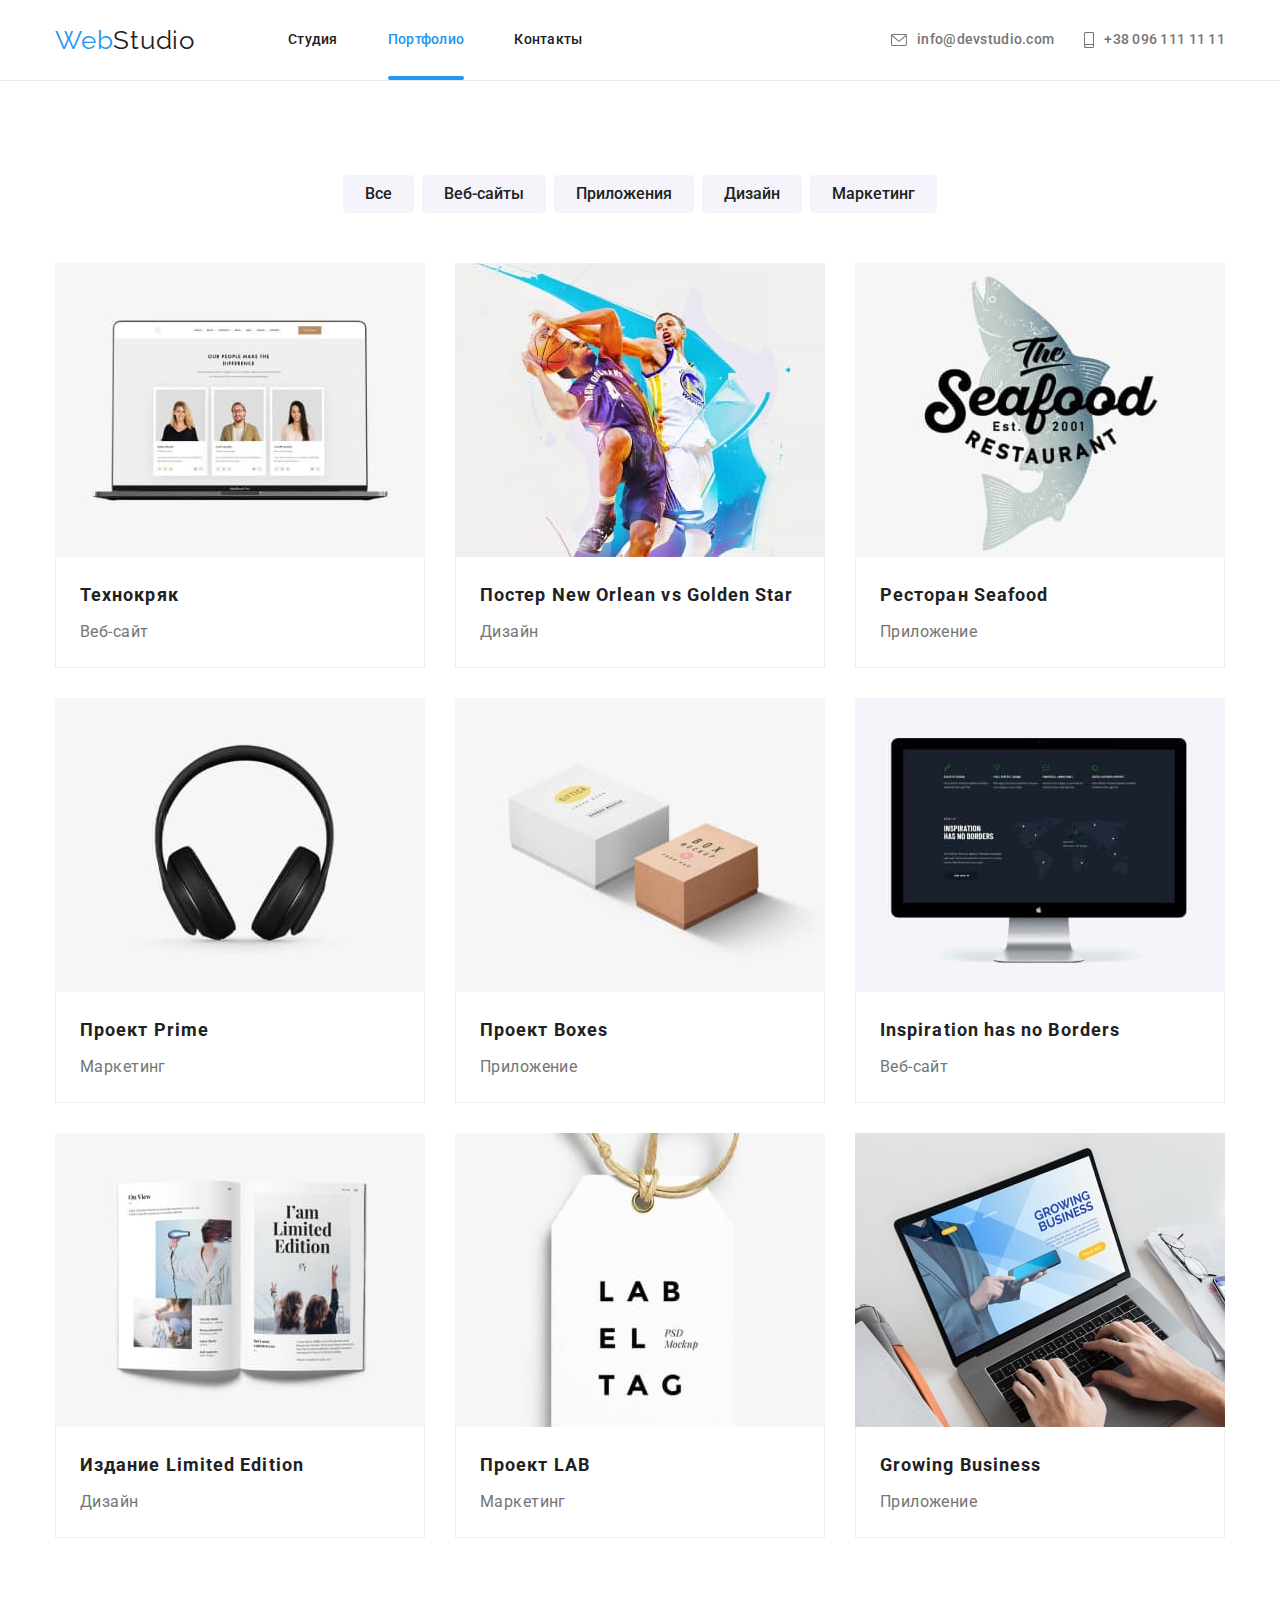
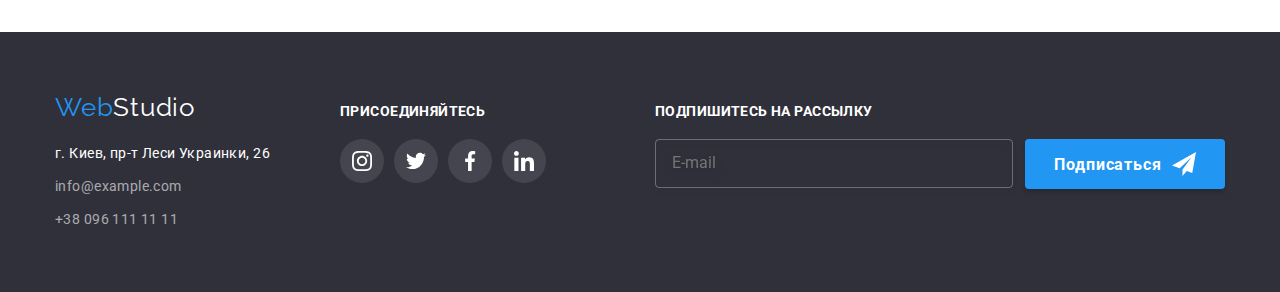
<file: portfolio.html>
<!DOCTYPE html>
<html lang="ru">
  <head>
    <meta charset="UTF-8" />
    <meta http-equiv="X-UA-Compatible" content="IE=edge" />
    <meta name="viewport" content="width=device-width, initial-scale=1.0" />
    <link rel="preconnect" href="https://fonts.googleapis.com" />
    <link rel="preconnect" href="https://fonts.gstatic.com" crossorigin />

    <title>Портфолио</title>
    <link
      rel="stylesheet"
      href="https://fonts.googleapis.com/css2?family=Raleway:wght@700&family=Roboto:wght@400;500;700;900&display=swap"
    />
    <link
      rel="stylesheet"
      href="https://cdnjs.cloudflare.com/ajax/libs/modern-normalize/1.1.0/modern-normalize.min.css"
    />
    <link rel="stylesheet" href="./css/portfolio.min.css" />
  </head>
  <body>
    <!--Шапка сайта-->
    <header class="header">
      <div class="container header__container">
        <a class="logo header__logo" href="./index.html">
          <span class="logo__part">Web</span>Studio</a
        >
        <button
          type="button"
          class="menu-wrap__button"
          aria-controls="menu-wrap"
          aria-expanded="false"
          data-menu-button
        >
          <svg
            class="menu-wrap__icon"
            aria-label="Кнопка переключения мобильного меню"
            width="40"
            height="40"
          >
            <use class="menu-wrap__on" href="./images/sprite.svg#menu"></use>
            <use class="menu-wrap__off" href="./images/sprite.svg#close"></use>
          </svg>
        </button>
        <div class="menu-wrap" id="menu-wrap" data-menu>
          <nav class="site-nav">
            <ul class="nav__list list">
              <li class="nav__item">
                <a class="link nav__link header__link" href="./index.html">Студия</a>
              </li>
              <li class="nav__item">
                <a class="link nav__link header__link nav__link--current" href="./portfolio.html"
                  >Портфолио</a
                >
              </li>
              <li class="nav__item">
                <a class="link nav__link header__link" href="">Контакты</a>
              </li>
            </ul>
          </nav>
          <ul class="contacts list">
            <li class="contacts__item">
              <a class="link contacts__link header__link" href="mailto:info@devstudio.com">
                <svg class="contacts__icon" width="16" height="12">
                  <use href="./images/sprite.svg#envelope"></use>
                </svg>
                info@devstudio.com</a
              >
            </li>
            <li class="contacts__item">
              <a
                class="link contacts__link header__link contacts__link--biggest"
                href="tel:+380961111111"
              >
                <svg class="contacts__icon" width="10" height="16">
                  <use href="./images/sprite.svg#smartphone"></use>
                </svg>
                +38 096 111 11 11</a
              >
            </li>
          </ul>
          <ul class="networks-list list">
            <li class="networks-list__item">
              <a
                class="networks-list__link"
                href=""
                target="_blank"
                rel="noopener nofollow noreferrer"
                aria-label="Cсылка на Instagramm"
                >Instagram</a
              >
            </li>
            <li class="networks-list__item">
              <a
                class="networks-list__link"
                href=""
                target="_blank"
                rel="noopener nofollow noreferrer"
                aria-label="Cсылка на Twitter"
                >Twitter</a
              >
            </li>
            <li class="networks-list__item">
              <a
                class="networks-list__link"
                href=""
                target="_blank"
                rel="noopener nofollow noreferrer"
                aria-label="Cсылка на Facebook"
                >Facebook</a
              >
            </li>
            <li class="networks-list__item">
              <a
                class="networks-list__link"
                href=""
                target="_blank"
                rel="noopener nofollow noreferrer"
                aria-label="Cсылка на LinkedIn"
                >LinkedIn</a
              >
            </li>
          </ul>
        </div>
      </div>
    </header>
    <main>
      <section class="filter">
        <!-- Залоговки для семантики -->
        <div class="filter-container container">
          <h1 class="visually-hidden">Наши проекты</h1>
          <!-- Кнопки фильтра -->
          <ul class="filter-list list filter-container__list">
            <li class="filter-list__item">
              <button class="filter-list__button" type="button">Все</button>
            </li>
            <li class="filter-list__item">
              <button class="filter-list__button" type="button">Веб-сайты</button>
            </li>
            <li class="filter-list__item">
              <button class="filter-list__button" type="button">Приложения</button>
            </li>
            <li class="filter-list__item">
              <button class="filter-list__button" type="button">Дизайн</button>
            </li>
            <li class="filter-list__item">
              <button class="filter-list__button" type="button">Маркетинг</button>
            </li>
          </ul>
          <!-- Примеры работ -->
          <ul class="project list">
            <li class="project__item">
              <a class="project__link link" href="">
                <div class="project-overlay">
                  <img
                    class="project-overlay__img"
                    srcset="
                      ./images/tehno-370.jpg 370w,
                      ./images/tehno-354.jpg 354w,
                      ./images/tehno-450.jpg 450w,
                      ./images/tehno-740.jpg 740w,
                      ./images/tehno-708.jpg 708w,
                      ./images/tehno-900.jpg 900w
                    "
                    sizes="(min-width: 2400px) 740px, (min-width: 1536px) 708px, (min-width: 1200px) 370px, (min-width: 960px) 900px, (min-width: 768px) 354px, (min-width: 1200px) 270px, (min-width: 960px) 900px, (min-width: 768px) 354px, (min-width: 1200px) 270px, (min-width: 960px) 900px, (min-width: 768px) 354px, (min-width: 480px) 450px, 100vw"
                    src="./images/tehno-354.jpg"
                    alt="ноутбук с открытым вебсайтом"
                    width="450"
                  />
                  <p class="project-overlay__text">
                    Ресурс предлагает комплексные предложения с разным уровнем функционала и
                    сервисов. Все это позволит посетителю получить исчерпывающие сведения о компании
                    или частном лице.
                  </p>
                </div>
                <div class="project-content project-content--high">
                  <h2 class="project-content__title">Технокряк</h2>
                  <p class="project-content__text">Веб-сайт</p>
                </div>
              </a>
            </li>
            <li class="project__item">
              <a class="project__link link" href="">
                <div class="project-overlay">
                  <img
                    class="project-overlay__img"
                    srcset="
                      ./images/poster-370.jpg 370w,
                      ./images/poster-354.jpg 354w,
                      ./images/poster-450.jpg 450w,
                      ./images/poster-740.jpg 740w,
                      ./images/poster-708.jpg 708w,
                      ./images/poster-900.jpg 900w
                    "
                    sizes="(min-width: 2400px) 740px, (min-width: 1536px) 708px, (min-width: 1200px) 370px, (min-width: 960px) 900px, (min-width: 768px) 354px, (min-width: 1200px) 270px, (min-width: 960px) 900px, (min-width: 768px) 354px, (min-width: 1200px) 270px, (min-width: 960px) 900px, (min-width: 768px) 354px, (min-width: 480px) 450px, 100vw"
                    src="./images/poster-354.jpg"
                    alt="два баскетболиста боятся за мяч"
                    width="450"
                  />

                  <p class="project-overlay__text">
                    Ресурс предлагает комплексные предложения с разным уровнем функционала и
                    сервисов. Все это позволит посетителю получить исчерпывающие сведения о компании
                    или частном лице.
                  </p>
                </div>
                <div class="project-content">
                  <h2 class="project-content__title">Постер New Orlean vs Golden Star</h2>
                  <p class="project-content__text">Дизайн</p>
                </div>
              </a>
            </li>
            <li class="project__item">
              <a class="project__link link" href="">
                <div class="project-overlay">
                  <img
                    class="project-overlay__img"
                    srcset="
                      ./images/seafood-370.jpg 370w,
                      ./images/seafood-354.jpg 354w,
                      ./images/seafood-450.jpg 450w,
                      ./images/seafood-740.jpg 740w,
                      ./images/seafood-708.jpg 708w,
                      ./images/seafood-900.jpg 900w
                    "
                    sizes="(min-width: 2400px) 740px, (min-width: 1536px) 708px, (min-width: 1200px) 370px, (min-width: 960px) 900px, (min-width: 768px) 354px, (min-width: 1200px) 270px, (min-width: 960px) 900px, (min-width: 768px) 354px, (min-width: 1200px) 270px, (min-width: 960px) 900px, (min-width: 768px) 354px, (min-width: 480px) 450px, 100vw"
                    src="./images/seafood-354.jpg"
                    alt="название ресторана на фоне рыбы"
                    width="450"
                  />
                  <p class="project-overlay__text">
                    Ресурс предлагает комплексные предложения с разным уровнем функционала и
                    сервисов. Все это позволит посетителю получить исчерпывающие сведения о компании
                    или частном лице.
                  </p>
                </div>
                <div class="project-content">
                  <h2 class="project-content__title">Ресторан Seafood</h2>
                  <p class="project-content__text">Приложение</p>
                </div>
              </a>
            </li>
            <li class="project__item">
              <a class="project__link link" href="">
                <div class="project-overlay">
                  <img
                    class="project-overlay__img"
                    srcset="
                      ./images/headphones-370.jpg 370w,
                      ./images/headphones-354.jpg 354w,
                      ./images/headphones-450.jpg 450w,
                      ./images/headphones-740.jpg 740w,
                      ./images/headphones-708.jpg 708w,
                      ./images/headphones-900.jpg 900w
                    "
                    sizes="(min-width: 2400px) 740px, (min-width: 1536px) 708px, (min-width: 1200px) 370px, (min-width: 960px) 900px, (min-width: 768px) 354px, (min-width: 1200px) 270px, (min-width: 960px) 900px, (min-width: 768px) 354px, (min-width: 1200px) 270px, (min-width: 960px) 900px, (min-width: 768px) 354px, (min-width: 480px) 450px, 100vw"
                    src="./images/headphones-354.jpg"
                    alt="черные наушники на белом фоне"
                    width="450"
                  />
                  <p class="project-overlay__text">
                    Ресурс предлагает комплексные предложения с разным уровнем функционала и
                    сервисов. Все это позволит посетителю получить исчерпывающие сведения о компании
                    или частном лице.
                  </p>
                </div>
                <div class="project-content">
                  <h2 class="project-content__title">Проект Prime</h2>
                  <p class="project-content__text">Маркетинг</p>
                </div>
              </a>
            </li>
            <li class="project__item">
              <a class="project__link link" href="">
                <div class="project-overlay">
                  <img
                    class="project-overlay__img"
                    srcset="
                      ./images/box-370.jpg 370w,
                      ./images/box-354.jpg 354w,
                      ./images/box-450.jpg 450w,
                      ./images/box-740.jpg 740w,
                      ./images/box-708.jpg 708w,
                      ./images/box-900.jpg 900w
                    "
                    sizes="(min-width: 2400px) 740px, (min-width: 1536px) 708px, (min-width: 1200px) 370px, (min-width: 960px) 900px, (min-width: 768px) 354px, (min-width: 1200px) 270px, (min-width: 960px) 900px, (min-width: 768px) 354px, (min-width: 1200px) 270px, (min-width: 960px) 900px, (min-width: 768px) 354px, (min-width: 480px) 450px, 100vw"
                    src="./images/box-354.jpg"
                    alt="две коробки на белом фоне"
                    width="450"
                  />
                  <p class="project-overlay__text">
                    Ресурс предлагает комплексные предложения с разным уровнем функционала и
                    сервисов. Все это позволит посетителю получить исчерпывающие сведения о компании
                    или частном лице.
                  </p>
                </div>
                <div class="project-content">
                  <h2 class="project-content__title">Проект Boxes</h2>
                  <p class="project-content__text">Приложение</p>
                </div>
              </a>
            </li>
            <li class="project__item">
              <a class="project__link link" href=""
                ><div class="project-overlay">
                  <img
                    class="project-overlay__img"
                    srcset="
                      ./images/comp-370.jpg 370w,
                      ./images/comp-354.jpg 354w,
                      ./images/comp-450.jpg 450w,
                      ./images/comp-740.jpg 740w,
                      ./images/comp-708.jpg 708w,
                      ./images/comp-900.jpg 900w
                    "
                    sizes="(min-width: 2400px) 740px, (min-width: 1536px) 708px, (min-width: 1200px) 370px, (min-width: 960px) 900px, (min-width: 768px) 354px, (min-width: 1200px) 270px, (min-width: 960px) 900px, (min-width: 768px) 354px, (min-width: 1200px) 270px, (min-width: 960px) 900px, (min-width: 768px) 354px, (min-width: 480px) 450px, 100vw"
                    src="./images/comp-354.jpg"
                    alt="монитор компьютера"
                    width="450"
                  />

                  <p class="project-overlay__text">
                    Ресурс предлагает комплексные предложения с разным уровнем функционала и
                    сервисов. Все это позволит посетителю получить исчерпывающие сведения о компании
                    или частном лице.
                  </p>
                </div>
                <div class="project-content">
                  <h2 class="project-content__title">Inspiration has no Borders</h2>
                  <p class="project-content__text">Веб-сайт</p>
                </div>
              </a>
            </li>
            <li class="project__item">
              <a class="project__link link" href="">
                <div class="project-overlay">
                  <img
                    class="project-overlay__img"
                    srcset="
                      ./images/magazine-370.jpg 370w,
                      ./images/magazine-354.jpg 354w,
                      ./images/magazine-450.jpg 450w,
                      ./images/magazine-740.jpg 740w,
                      ./images/magazine-708.jpg 708w,
                      ./images/magazine-900.jpg 900w
                    "
                    sizes="(min-width: 2400px) 740px, (min-width: 1536px) 708px, (min-width: 1200px) 370px, (min-width: 960px) 900px, (min-width: 768px) 354px, (min-width: 1200px) 270px, (min-width: 960px) 900px, (min-width: 768px) 354px, (min-width: 1200px) 270px, (min-width: 960px) 900px, (min-width: 768px) 354px, (min-width: 480px) 450px, 100vw"
                    src="./images/magazine-354.jpg"
                    alt="разворот журнала"
                    width="450"
                  />

                  <p class="project-overlay__text">
                    Ресурс предлагает комплексные предложения с разным уровнем функционала и
                    сервисов. Все это позволит посетителю получить исчерпывающие сведения о компании
                    или частном лице.
                  </p>
                </div>
                <div class="project-content">
                  <h2 class="project-content__title">Издание Limited Edition</h2>
                  <p class="project-content__text">Дизайн</p>
                </div>
              </a>
            </li>
            <li class="project__item">
              <a class="project__link link" href="">
                <div class="project-overlay">
                  <img
                    class="project-overlay__img"
                    srcset="
                      ./images/lab-370.jpg 370w,
                      ./images/lab-354.jpg 354w,
                      ./images/lab-450.jpg 450w,
                      ./images/lab-740.jpg 740w,
                      ./images/lab-708.jpg 708w,
                      ./images/lab-900.jpg 900w
                    "
                    sizes="(min-width: 2400px) 740px, (min-width: 1536px) 708px, (min-width: 1200px) 370px, (min-width: 960px) 900px, (min-width: 768px) 354px, (min-width: 1200px) 270px, (min-width: 960px) 900px, (min-width: 768px) 354px, (min-width: 1200px) 270px, (min-width: 960px) 900px, (min-width: 768px) 354px, (min-width: 480px) 450px, 100vw"
                    src="./images/lab-354.jpg"
                    alt="белая бирка с черной надписью"
                    width="450"
                  />
                  <p class="project-overlay__text">
                    Ресурс предлагает комплексные предложения с разным уровнем функционала и
                    сервисов. Все это позволит посетителю получить исчерпывающие сведения о компании
                    или частном лице.
                  </p>
                </div>
                <div class="project-content">
                  <h2 class="project-content__title">Проект LAB</h2>
                  <p class="project-content__text">Маркетинг</p>
                </div>
              </a>
            </li>
            <li class="project__item">
              <a class="project__link link" href="">
                <div class="project-overlay">
                  <img
                    class="project-overlay__img"
                    srcset="
                      ./images/business-370.jpg 370w,
                      ./images/business-354.jpg 354w,
                      ./images/business-450.jpg 450w,
                      ./images/business-740.jpg 740w,
                      ./images/business-708.jpg 708w,
                      ./images/business-900.jpg 900w
                    "
                    sizes="(min-width: 2400px) 740px, (min-width: 1536px) 708px, (min-width: 1200px) 370px, (min-width: 960px) 900px, (min-width: 768px) 354px, (min-width: 1200px) 270px, (min-width: 960px) 900px, (min-width: 768px) 354px, (min-width: 1200px) 270px, (min-width: 960px) 900px, (min-width: 768px) 354px, (min-width: 480px) 450px, 100vw"
                    src="./images/business-354.jpg"
                    alt="работа на ноутбуке"
                    width="450"
                  />
                  <p class="project-overlay__text">
                    Ресурс предлагает комплексные предложения с разным уровнем функционала и
                    сервисов. Все это позволит посетителю получить исчерпывающие сведения о компании
                    или частном лице.
                  </p>
                </div>
                <div class="project-content">
                  <h2 class="project-content__title">Growing Business</h2>
                  <p class="project-content__text">Приложение</p>
                </div>
              </a>
            </li>
          </ul>
        </div>
      </section>
    </main>
    <!--Подвал-->
    <footer class="footer">
      <div class="container footer__container">
        <div class="adress">
          <a href="./index.html" class="logo footer__logo"
            ><span class="logo__label">Web</span>Studio
          </a>
          <address class="adress-wrap">
            <ul class="adress-list list">
              <li><p class="adress-list__text">г. Киев, пр-т Леси Украинки, 26</p></li>
              <li>
                <a class="adress-list__link link" href="mailto:info@example.com"
                  >info@example.com</a
                >
              </li>
              <li>
                <a class="adress-list__link link" href="tel:+380961111111">+38 096 111 11 11</a>
              </li>
            </ul>
          </address>
        </div>
        <div class="networks-container">
          <p class="container__text">присоединяйтесь</p>
          <ul class="networks list">
            <li class="networks__item">
              <a
                class="networks__link networks__link--dark"
                href=""
                target="_blank"
                rel="noopener nofollow noreferrer"
                aria-label="Cсылка на Instagramm"
                ><svg class="networks__icon" width="20" height="20">
                  <use href="./images/sprite.svg#instagram"></use>
                </svg>
              </a>
            </li>
            <li class="networks__item">
              <a
                class="networks__link networks__link--dark"
                href=""
                target="_blank"
                rel="noopener nofollow noreferrer"
                aria-label="Cсылка на Twitter"
                ><svg class="networks__icon" width="20" height="20">
                  <use href="./images/sprite.svg#twitter"></use>
                </svg>
              </a>
            </li>
            <li class="networks__item">
              <a
                class="networks__link networks__link--dark"
                href=""
                target="_blank"
                rel="noopener nofollow noreferrer"
                aria-label="Cсылка на Facebook"
                ><svg class="networks__icon" width="20" height="20">
                  <use href="./images/sprite.svg#facebook"></use>
                </svg>
              </a>
            </li>
            <li class="networks__item">
              <a
                class="networks__link networks__link--dark"
                href=""
                target="_blank"
                rel="noopener nofollow noreferrer"
                aria-label="Cсылка на Linkedin"
                ><svg class="networks__icon" width="20" height="20">
                  <use href="./images/sprite.svg#linkedin"></use>
                </svg>
              </a>
            </li>
          </ul>
        </div>
        <div class="subscribe-container">
          <p class="container__text">Подпишитесь на рассылку</p>
          <form class="subscribe-form" autocomplete="off">
            <label class="subscribe-form__label">
              <input class="subscribe-form__input" type="email" name="mail" placeholder="E-mail" />
            </label>
            <button class="button subscribe-form__button" type="submit">
              Подписаться
              <svg class="subscribe-form__icon" width="24" height="24">
                <use href="./images/sprite.svg#icon-send"></use>
              </svg>
            </button>
          </form>
        </div>
      </div>
    </footer>
    <script src="./js/menu.js"></script>
  </body>
</html>
</file>
<file: css/portfolio.min.css>
.link{text-decoration:none}h1,h2,h3,h4,h5,h6,p{margin:0;padding:0}.list{list-style:none;margin:0;padding:0}img{display:block;max-width:100%;height:auto}body{font-family:Roboto,sans-serif;font-size:14px;line-height:1.14;letter-spacing:.03em;color:#757575;background-color:#fff}.container{padding-left:15px;padding-right:15px;margin-left:auto;margin-right:auto}@media screen and (max-width: 479px){.container{max-width:480px}}@media screen and (min-width: 480px){.container{width:480px}}@media screen and (min-width: 768px){.container{width:768px}}@media screen and (min-width: 1200px){.container{width:1200px}}.networks{display:-webkit-box;display:-ms-flexbox;display:flex;-webkit-box-pack:center;-ms-flex-pack:center;justify-content:center}.networks__item:not(:last-child){margin-right:10px}.networks__link{display:-webkit-box;display:-ms-flexbox;display:flex;padding:12px;border-radius:50%;-webkit-transition:background-color 250ms cubic-bezier(0.4, 0, 0.2, 1),color 250ms var(--hover-timing);transition:background-color 250ms cubic-bezier(0.4, 0, 0.2, 1),color 250ms var(--hover-timing)}.networks__link--light{color:#afb1b8}.networks__link--dark{color:#fff;background-color:rgba(255,255,255,.1)}.networks__link:hover,.networks__link:focus{background-color:#2196f3;color:#fff}.networks__icon{fill:currentColor}.button{display:-webkit-box;display:-ms-flexbox;display:flex;-webkit-box-pack:center;-ms-flex-pack:center;justify-content:center;-webkit-box-align:center;-ms-flex-align:center;align-items:center;padding:0;min-width:200px;min-height:50px;color:#fff;background-color:#2196f3;border:none;border-radius:4px;font-family:inherit;font-weight:700;font-size:16px;line-height:1.87;letter-spacing:.06em;text-align:center;cursor:pointer}.visually-hidden{position:absolute;white-space:nowrap;width:1px;height:1px;overflow:hidden;border:0;padding:0;clip:rect(0 0 0 0);-webkit-clip-path:inset(50%);clip-path:inset(50%);margin:-1px}.logo{display:block;font-family:Raleway,sans-serif;font-size:26px;line-height:1.19;letter-spacing:.03em;text-decoration:none}.logo__part{color:#2196f3}.logo__label{color:#2196f3}.header{border-bottom:1px solid #ececec;background-color:#fff}@media screen and (max-width: 767px){.header{position:fixed;top:0;width:100%;z-index:80}}@media screen and (max-width: 767px){.header__container{display:-webkit-box;display:-ms-flexbox;display:flex;padding-top:16px;padding-bottom:16px;-webkit-box-align:center;-ms-flex-align:center;align-items:center}}@media screen and (min-width: 768px){.header__container{display:-webkit-box;display:-ms-flexbox;display:flex;-webkit-box-align:center;-ms-flex-align:center;align-items:center}}.site-nav{display:block}@media screen and (max-width: 767px){.site-nav{margin-bottom:auto}}@media screen and (min-width: 768px){.site-nav{display:-webkit-box;display:-ms-flexbox;display:flex;-webkit-box-align:center;-ms-flex-align:center;align-items:center}}.menu-wrap__button:focus,.menu-wrap__button:hover{color:#2196f3}@media screen and (max-width: 767px){.menu-wrap__button{display:block;margin:0 0 0 auto;padding:0;border:none;background-color:rgba(0,0,0,0)}}@media screen and (min-width: 768px){.menu-wrap__button{display:none}}.menu-wrap__icon{fill:currentColor}.menu-wrap{display:none}@media screen and (min-width: 768px){.menu-wrap{display:-webkit-box;display:-ms-flexbox;display:flex;-webkit-box-align:center;-ms-flex-align:center;align-items:center;width:100%;background:#fff}}.menu-wrap.is-open .menu-wrap__button--off{position:absolute;top:10px;right:15px}@media screen and (max-width: 767px){.menu-wrap.is-open{position:absolute;top:0;left:0;width:100%;height:100vh;display:-webkit-box;display:-ms-flexbox;display:flex;-webkit-box-align:start;-ms-flex-align:start;align-items:flex-start;-webkit-box-pack:justify;-ms-flex-pack:justify;justify-content:space-between;-webkit-box-orient:vertical;-webkit-box-direction:normal;-ms-flex-direction:column;flex-direction:column;padding:48px 40px;background:#fff;-webkit-box-shadow:0px 4px 8px rgba(0,0,0,.04),0px 2px 4px rgba(0,0,0,.08),0px 1px 3px rgba(0,0,0,.16);box-shadow:0px 4px 8px rgba(0,0,0,.04),0px 2px 4px rgba(0,0,0,.08),0px 1px 3px rgba(0,0,0,.16);z-index:1}}.header__logo{color:#212121}.nav__list{display:block}@media screen and (max-width: 767px){.nav__list{margin-bottom:auto}}@media screen and (min-width: 768px)and (max-width: 1199px){.nav__list{display:-webkit-box;display:-ms-flexbox;display:flex;margin-left:88px}}@media screen and (min-width: 1200px){.nav__list{display:-webkit-box;display:-ms-flexbox;display:flex;margin-left:93px}}@media screen and (max-width: 767px){.nav__item:not(:first-child){margin-top:32px}}@media screen and (min-width: 768px){.nav__item:not(:first-child){margin-left:50px}}.nav__link{color:#212121;-webkit-transition:color 250ms var(--hover-timing);transition:color 250ms var(--hover-timing)}.nav__link:hover,.nav__link:focus{color:#2196f3}@media screen and (max-width: 767px){.nav__link{display:block;font-weight:500;font-size:40px;line-height:1.17;letter-spacing:.02em}}@media screen and (min-width: 768px){.nav__link{display:block;padding-top:32px;padding-bottom:32px;font-weight:500;letter-spacing:.02em}}.contacts{display:-webkit-box;display:-ms-flexbox;display:flex}@media screen and (max-width: 767px){.contacts{-webkit-box-orient:vertical;-webkit-box-direction:reverse;-ms-flex-direction:column-reverse;flex-direction:column-reverse;margin-bottom:64px}}@media screen and (min-width: 768px)and (max-width: 1199px){.contacts{-webkit-box-orient:vertical;-webkit-box-direction:normal;-ms-flex-direction:column;flex-direction:column;margin-left:auto}}@media screen and (min-width: 1200px){.contacts{-webkit-box-pack:center;-ms-flex-pack:center;justify-content:center;-webkit-box-align:center;-ms-flex-align:center;align-items:center;margin-left:auto}}@media screen and (max-width: 767px){.contacts__item:not(:first-child){margin-bottom:32px}}@media screen and (min-width: 768px)and (max-width: 1199px){.contacts__item:not(:first-child){margin-top:10px}}@media screen and (min-width: 1200px){.contacts__item:not(:first-child){margin-left:30px}}.nav__link--current{color:#2196f3}@media screen and (min-width: 768px){.nav__link--current{position:relative}.nav__link--current::after{content:"";display:-webkit-inline-box;display:-ms-inline-flexbox;display:inline-flex;position:absolute;bottom:0;left:0;height:4px;width:100%;background-color:#2196f3;border-radius:2px}}.contacts__link{display:block;font-weight:500;line-height:1.16;letter-spacing:.02em;color:#757575;-webkit-transition:color 250ms var(--hover-timing);transition:color 250ms var(--hover-timing)}.contacts__link:hover,.contacts__link:focus{color:#2196f3}@media screen and (max-width: 479px){.contacts__link{font-size:20px}}@media screen and (min-width: 480px)and (max-width: 767px){.contacts__link{font-size:24px}}@media screen and (min-width: 768px)and (max-width: 1199px){.contacts__link{display:-webkit-box;display:-ms-flexbox;display:flex;-webkit-box-align:center;-ms-flex-align:center;align-items:center;font-size:12px}}@media screen and (min-width: 1200px){.contacts__link{display:-webkit-box;display:-ms-flexbox;display:flex;-webkit-box-align:center;-ms-flex-align:center;align-items:center;font-size:14px;line-height:1.14}}@media screen and (max-width: 479px){.contacts__link--biggest{font-weight:500;font-size:26px;line-height:1.17;letter-spacing:.02em;color:#2196f3}}@media screen and (min-width: 480px)and (max-width: 767px){.contacts__link--biggest{font-weight:500;font-size:34px;line-height:1.17;letter-spacing:.02em;color:#2196f3}}.contacts__icon{display:none}@media screen and (min-width: 768px){.contacts__icon{display:block;margin-right:8px;fill:currentColor}}@media screen and (min-width: 1200px){.contacts__icon{margin-right:10px}}.networks-list{display:-webkit-box;display:-ms-flexbox;display:flex;-ms-flex-wrap:wrap;flex-wrap:wrap}@media screen and (max-width: 479px){.networks-list{margin-right:-10px;margin-top:-10px}}@media screen and (min-width: 768px){.networks-list{display:none}}.networks-list__item{width:calc(100% - 20px)/2;margin-right:10px;margin-top:10px}@media screen and (max-width: 479px){.networks-list__item{border-right:1px solid rgba(33,33,33,.2)}}@media screen and (min-width: 480px){.networks-list__item:not(:last-child){border-right:1px solid rgba(33,33,33,.2)}}.networks-list__link{padding-right:10px;color:#2196f3;font-weight:500;font-size:18px;line-height:1.22;letter-spacing:.02em;text-decoration:none}@media screen and (max-width: 767px){.filter{padding-top:120px;padding-bottom:60px}}@media screen and (min-width: 768px){.filter{padding-top:60px;padding-bottom:60px}}@media screen and (min-width: 1200px){.filter{padding-top:94px;padding-bottom:94px}}.filter-list{display:-webkit-box;display:-ms-flexbox;display:flex}@media screen and (max-width: 767px){.filter-list{-ms-flex-wrap:wrap;flex-wrap:wrap}}@media screen and (min-width: 768px){.filter-list{-webkit-box-pack:center;-ms-flex-pack:center;justify-content:center}}@media screen and (max-width: 1199px){.filter-container__list{margin-bottom:30px}}@media screen and (min-width: 1200px){.filter-container__list{margin-bottom:50px}}.filter-list__item{margin-right:8px}.filter-list__item:last-child{margin-right:0}@media screen and (max-width: 767px){.filter-list__item{-ms-flex-wrap:wrap;flex-wrap:wrap}.filter-list__item:nth-child(-n+3){margin-bottom:15px}}.filter-list__button{font-family:inherit;font-weight:500;font-size:16px;line-height:1.62;text-align:center;background-color:#f5f4fa;color:#212121;cursor:pointer;padding:6px 22px;border-radius:4px;border:none;-webkit-transition:color 250ms cubic-bezier(0.4, 0, 0.2, 1),background-color 250ms cubic-bezier(0.4, 0, 0.2, 1),-webkit-box-shadow 250ms cubic-bezier(0.4, 0, 0.2, 1);transition:color 250ms cubic-bezier(0.4, 0, 0.2, 1),background-color 250ms cubic-bezier(0.4, 0, 0.2, 1),-webkit-box-shadow 250ms cubic-bezier(0.4, 0, 0.2, 1);transition:color 250ms cubic-bezier(0.4, 0, 0.2, 1),background-color 250ms cubic-bezier(0.4, 0, 0.2, 1),box-shadow 250ms cubic-bezier(0.4, 0, 0.2, 1);transition:color 250ms cubic-bezier(0.4, 0, 0.2, 1),background-color 250ms cubic-bezier(0.4, 0, 0.2, 1),box-shadow 250ms cubic-bezier(0.4, 0, 0.2, 1),-webkit-box-shadow 250ms cubic-bezier(0.4, 0, 0.2, 1)}.filter-list__button:hover,.filter-list__button:focus{color:#fff;background-color:#2196f3;-webkit-box-shadow:0px 3px 1px rgba(0,0,0,.1),0px 1px 2px rgba(0,0,0,.08),0px 2px 2px rgba(0,0,0,.12);box-shadow:0px 3px 1px rgba(0,0,0,.1),0px 1px 2px rgba(0,0,0,.08),0px 2px 2px rgba(0,0,0,.12)}@media screen and (max-width: 767px){.project{display:block}}@media screen and (min-width: 768px){.project{display:-webkit-box;display:-ms-flexbox;display:flex;-ms-flex-wrap:wrap;flex-wrap:wrap;margin:-15px}}@media screen and (max-width: 767px){.project__item{margin-bottom:30px}}@media screen and (min-width: 768px){.project__item{-ms-flex-preferred-size:calc((100% - 60px)/2);flex-basis:calc((100% - 60px)/2);margin:15px}}@media screen and (min-width: 1200px){.project__item{-ms-flex-preferred-size:calc((100% - 90px)/3);flex-basis:calc((100% - 90px)/3);margin:15px}}.project__link{-webkit-transition:-webkit-box-shadow 250ms cubic-bezier(0.4, 0, 0.2, 1);transition:-webkit-box-shadow 250ms cubic-bezier(0.4, 0, 0.2, 1);transition:box-shadow 250ms cubic-bezier(0.4, 0, 0.2, 1);transition:box-shadow 250ms cubic-bezier(0.4, 0, 0.2, 1), -webkit-box-shadow 250ms cubic-bezier(0.4, 0, 0.2, 1)}.project__link:hover,.project__link:focus{-webkit-box-shadow:0px 1px 1px rgba(0,0,0,.12),0px 4px 4px rgba(0,0,0,.06),1px 4px 6px rgba(0,0,0,.16);box-shadow:0px 1px 1px rgba(0,0,0,.12),0px 4px 4px rgba(0,0,0,.06),1px 4px 6px rgba(0,0,0,.16);opacity:1}@media screen and (max-width: 767px){.project__link{display:inline-block;width:100%}}.project-overlay{position:relative;overflow:hidden}.project-overlay__text{position:absolute;top:0;left:0;width:100%;height:100%;padding:63px 24px;font-size:18px;line-height:1.55;color:#fff;background-color:rgba(33,150,243,.9);-webkit-transform:translateY(100%);transform:translateY(100%);-webkit-transition:-webkit-transform 250ms cubic-bezier(0.4, 0, 0.2, 1);transition:-webkit-transform 250ms cubic-bezier(0.4, 0, 0.2, 1);transition:transform 250ms cubic-bezier(0.4, 0, 0.2, 1);transition:transform 250ms cubic-bezier(0.4, 0, 0.2, 1), -webkit-transform 250ms cubic-bezier(0.4, 0, 0.2, 1)}.project__link:hover .project-overlay__text,.project__link:focus .project-overlay__text{-webkit-transform:translateY(0);transform:translateY(0)}.project-content{padding:20px 24px;border-left:1px solid #eee;border-right:1px solid #eee;border-bottom:1px solid #eee}@media screen and (min-width: 768px)and (max-width: 1200px){.project-content--high{padding-bottom:56px}}.project-content__title{font-size:18px;line-height:2;letter-spacing:.06em;color:#212121}.project-content__text{margin-top:4px;font-size:16px;line-height:1.87;color:#757575}.footer{margin:0 auto;background-color:#2f303a;padding-top:60px;padding-bottom:60px}.footer__container{display:block}@media screen and (min-width: 768px){.footer__container{display:-webkit-box;display:-ms-flexbox;display:flex;-ms-flex-wrap:wrap;flex-wrap:wrap;-ms-flex-pack:distribute;justify-content:space-around;-webkit-box-align:baseline;-ms-flex-align:baseline;align-items:baseline}}@media screen and (max-width: 1199px){.adress{text-align:center}}@media screen and (max-width: 767px){.adress-wrap{margin-bottom:60px}}.footer__logo{margin-bottom:20px;color:#fff}.adress-list__text{font-style:normal;line-height:1.71;color:#fff}.adress-list__link{display:inline-block;font-style:normal;line-height:1.71;color:rgba(255,255,255,.6);margin-top:9px;-webkit-transition:color 250ms cubic-bezier(0.4, 0, 0.2, 1);transition:color 250ms cubic-bezier(0.4, 0, 0.2, 1)}.adress-list__link:hover,.adress-list__link:focus{color:#2196f3}@media screen and (max-width: 1199px){.networks-container{text-align:center}}@media screen and (min-width: 1200px){.networks-container{margin-left:70px}}.container__text{margin-bottom:20px;font-weight:700;text-transform:uppercase;color:#fff}.networks__link--dark{color:#fff;background-color:rgba(255,255,255,.1)}@media screen and (max-width: 1199px){.subscribe-container{display:-webkit-box;display:-ms-flexbox;display:flex;-ms-flex-wrap:wrap;flex-wrap:wrap;-webkit-box-orient:vertical;-webkit-box-direction:normal;-ms-flex-direction:column;flex-direction:column;-webkit-box-align:center;-ms-flex-align:center;align-items:center;margin-top:60px}}@media screen and (min-width: 1200px){.subscribe-container{margin-left:auto}}.subscribe-form{display:-webkit-box;display:-ms-flexbox;display:flex;width:100%}@media screen and (max-width: 1199px){.subscribe-form{-webkit-box-orient:vertical;-webkit-box-direction:normal;-ms-flex-direction:column;flex-direction:column;-webkit-box-align:center;-ms-flex-align:center;align-items:center;-webkit-box-pack:center;-ms-flex-pack:center;justify-content:center}}@media screen and (max-width: 767px){.subscribe-form .subscribe-form__label{width:100%}}@media screen and (min-width: 768px){.subscribe-form .subscribe-form__label{width:450px}}@media screen and (min-width: 1200px){.subscribe-form .subscribe-form__label{width:358px}}.subscribe-form .subscribe-form__input{padding-left:16px;padding-bottom:15px;padding-top:15px;width:100%;border:1px solid rgba(255,255,255,.3);-webkit-filter:drop-shadow(0px 4px 4px rgba(0, 0, 0, 0.15));filter:drop-shadow(0px 4px 4px rgba(0, 0, 0, 0.15));border-radius:4px;background-color:rgba(0,0,0,0);color:#fff;color:rgba(255,255,255,.6)}.subscribe-form .subscribe-form__input::-webkit-input-placeholder{font-size:16px;line-height:1.25}.subscribe-form .subscribe-form__input::-moz-placeholder{font-size:16px;line-height:1.25}.subscribe-form .subscribe-form__input:-ms-input-placeholder{font-size:16px;line-height:1.25}.subscribe-form .subscribe-form__input::-ms-input-placeholder{font-size:16px;line-height:1.25}.subscribe-form .subscribe-form__input::placeholder{font-size:16px;line-height:1.25}.subscribe-form .subscribe-form__button{-webkit-box-shadow:0px 4px 4px rgba(0,0,0,.15);box-shadow:0px 4px 4px rgba(0,0,0,.15)}@media screen and (max-width: 1199px){.subscribe-form .subscribe-form__button{margin:20px auto 0 auto}}@media screen and (min-width: 1200px){.subscribe-form .subscribe-form__button{margin-left:12px}}.subscribe-form .subscribe-form__icon{margin-left:10px}/*# sourceMappingURL=portfolio.min.css.map */
</file>
